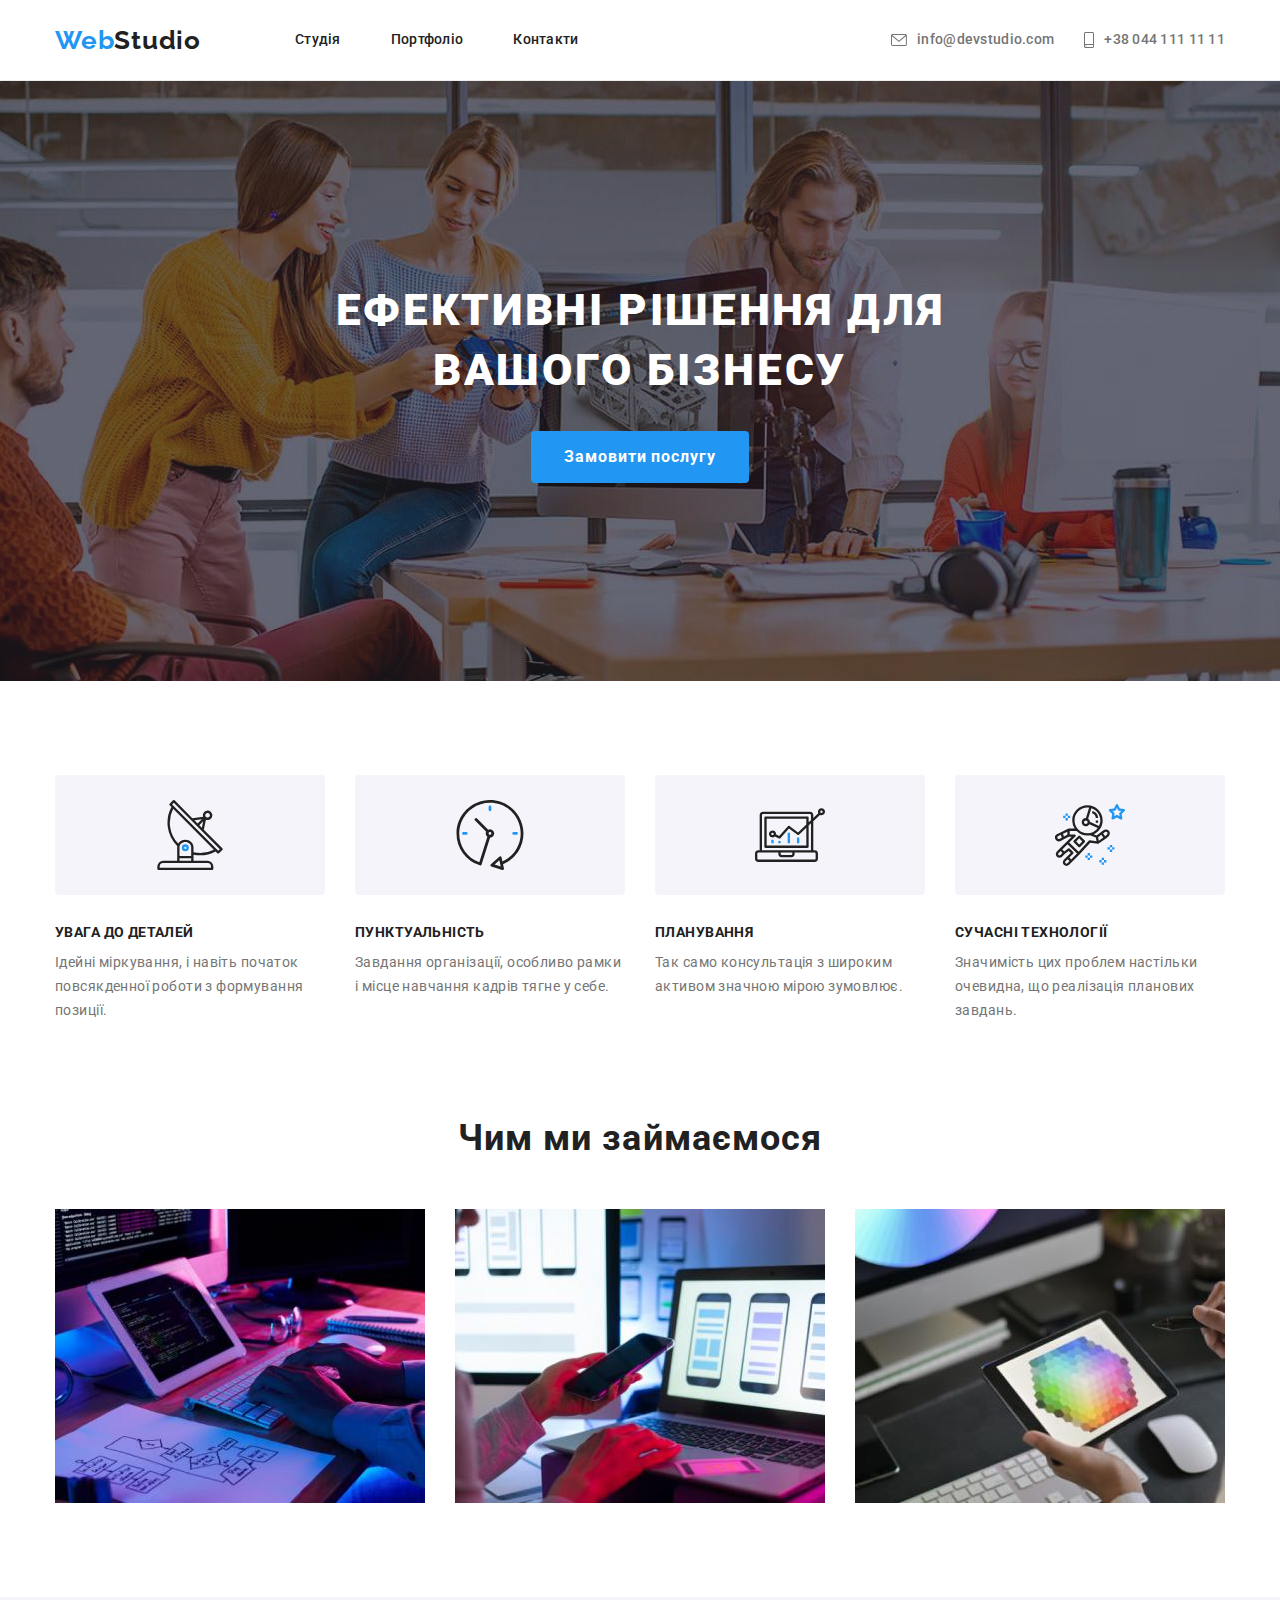
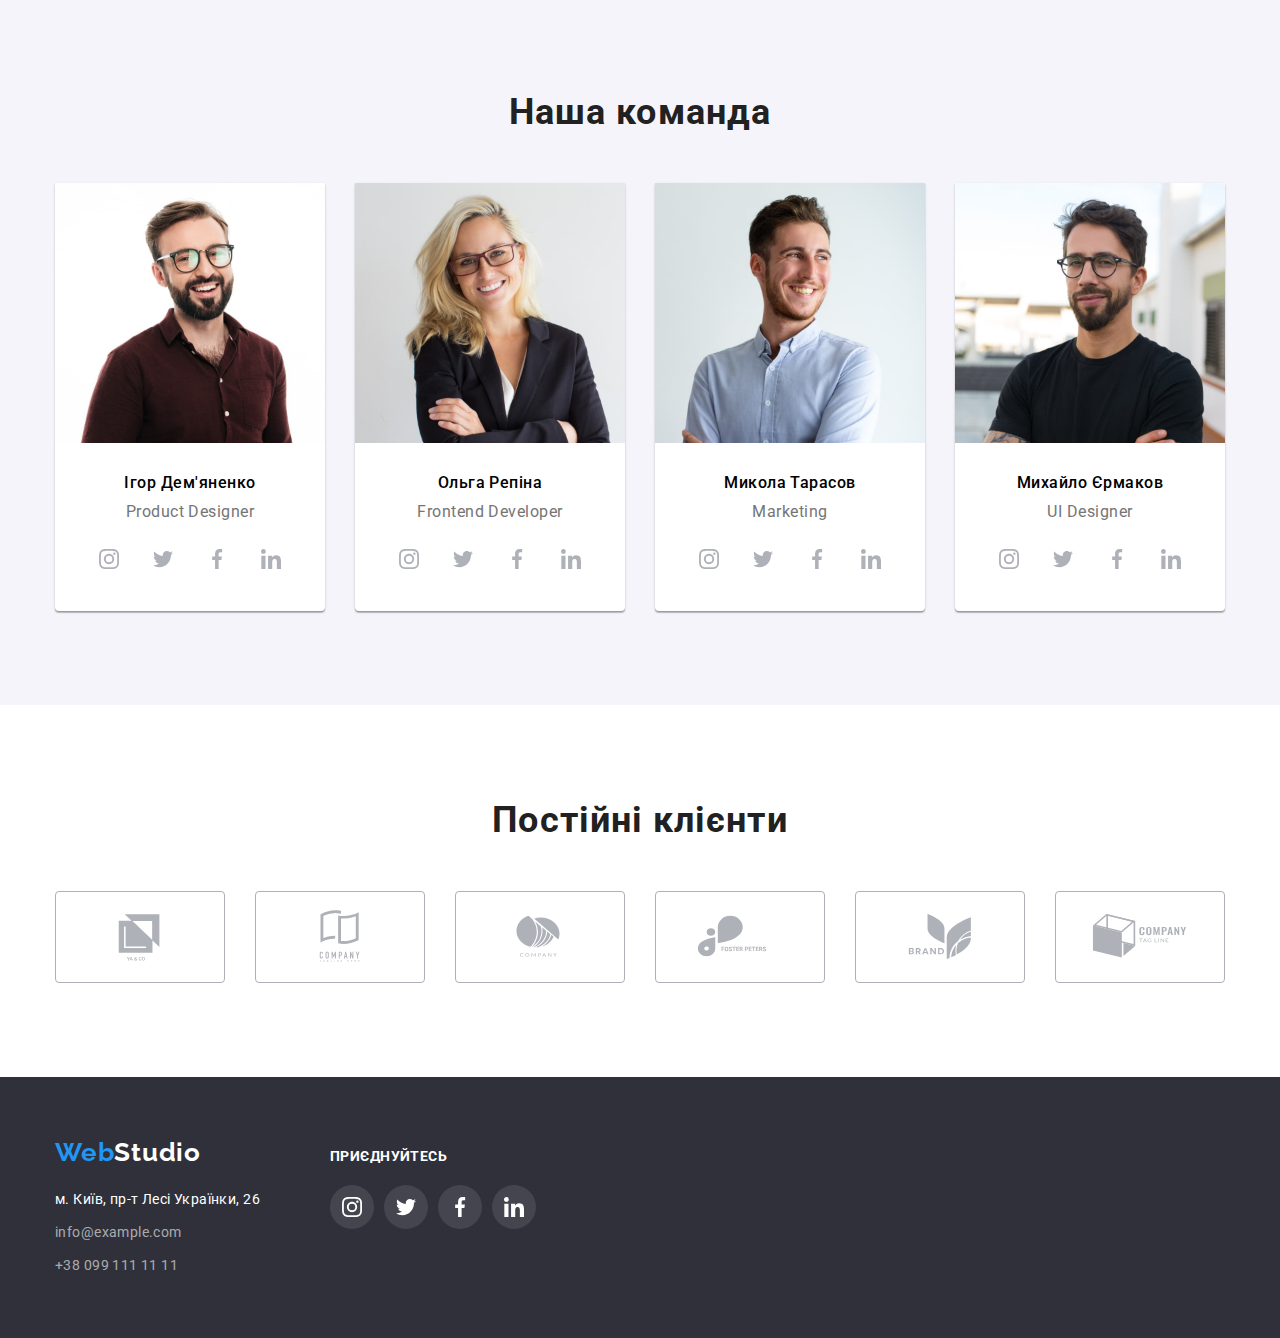
<file: index.html>
<!DOCTYPE html>
<html lang="uk">
<head>
    <meta charset="UTF-8">
    <meta http-equiv="X-UA-Compatible" content="IE=edge">
    <meta name="viewport" content="width=device-width, initial-scale=1.0">
    <title>Document</title>
    <link rel="preconnect" href="https://fonts.googleapis.com">
    <link rel="preconnect" href="https://fonts.gstatic.com" crossorigin>
    <link href="https://fonts.googleapis.com/css2?family=Raleway:wght@700&family=Roboto:wght@400;500;700;900&display=swap" rel="stylesheet">
    <link rel="stylesheet" href="https://cdnjs.cloudflare.com/ajax/libs/modern-normalize/1.1.0/modern-normalize.min.css">
    <link rel="stylesheet" href="./css/styles.css">
</head>

<body>

  <!--header-->
    <header class="page-header">
      <div class="container header">
        <a class="logo link" href="./index.html">Web<span class="logo-word">Studio</span></a>
        <nav class="navigation">          
                 
            <ul class="menu list">
            <li class="menu-item">
              <a class="menu-link link" href="./index.html">Студія</a>
            </li>
            <li class="menu-item">
              <a class="menu-link link" href="./portfolio.html">Портфоліо</a>
            </li>
            <li class="menu-item">
              <a class="menu-link link" href="#Contacts">Контакти</a>
            </li>
          </ul>
        </nav>
  
        <ul class="contact-header list">
            <li>
                <a class="contact-mail contact-item link" href="mailto:info@devstudio.com">
                    <svg class="contact-mail-icon" width ="16px" height ="12px">
                    <use href="./images/symbol-defs.svg#icon-envelope">
                    </use>
                  </svg>
                  info@devstudio.com</a>
            </li>
            <li>
                <a class="contact-phone-number contact-item link" href="tel:+380441111111">
                  <svg class="contact-phone-icon" width ="10px" height ="16px">
                    <use href="./images/symbol-defs.svg#icon-smartphone">
                    </use>
                  </svg>
                  +38 044 111 11 11</a>
            </li>  
        </ul>
      
      </div>
      </header>

      <!--main-->
      <main>

        <!--section hero-->
        <Section class="hero">
          <div class="container">
                <h1 class="hero-title">Ефективні рішення для вашого бізнесу</h1>
                <button class="modal-btn" type="button">Замовити послугу</button>
          </div>
        </Section>
        
        
        <section class="hidden section">
          <div class="container">
            <h2 class="vissually-hidden">Наші особливості</h2>
            <ul class="hidden-list list">
                <li class="hidden-item">
                  
                  <div class="hidden-picture">
                    <svg class="hidden-icon">
                      <use href="./images/symbol-defs.svg#icon-antenna">
                      </use>
                    </svg>
                  </div>

                    <h3 class="titel">Увага до деталей</h3>                    
                    <p class="about-text">Ідейні міркування, і навіть початок повсякденної роботи з формування позиції.</p>
                </li>
                <li class="hidden-item">
                  
                  <div class="hidden-picture">
                    <svg class="hidden-icon">
                      <use href="./images/symbol-defs.svg#icon-clock">
                      </use>
                    </svg>
                  </div>

                    <h3 class="titel">Пунктуальність</h3>                    
                    <p class="about-text">Завдання організації, особливо рамки і місце навчання кадрів тягне у себе.</p>
                </li>
                <li class="hidden-item">

                  <div class="hidden-picture">
                    <svg class="hidden-icon">
                      <use href="./images/symbol-defs.svg#icon-diagram">
                      </use>
                    </svg>
                  </div>

                    <h3 class="titel">Планування</h3>                   
                    <p class="about-text">Так само консультація з широким активом значною мірою зумовлює.</p>
                </li>
                <li class="hidden-item">

                  <div class="hidden-picture">
                    <svg class="hidden-icon">
                      <use href="./images/symbol-defs.svg#icon-astronaut">
                      </use>
                    </svg>
                  </div>

                    <h3 class="titel">Сучасні технології</h3>                   
                    <p class="about-text">Значимість цих проблем настільки очевидна, що реалізація планових завдань.</p>
                </li>
            </ul>
          </div>  
        </section>

        <!--our work-->
        <section class="work section">
          <div class="container">
                <h2 class="suptitel">Чим ми займаємося</h2>
                <ul class="work-list list">
                  <li class="work-item">
                    <img
                      src="./images/about/about-img-1.jpg"
                      alt="створення сайту"
                      width="370"
                      height="294"
                    />
                  </li>
                  <li class="work-item">
                    <img
                      src="./images/about/about-img-2.jpg"
                      alt="просування сайту"
                      width="370"
                      height="294"
                    />
                  </li>
                  <li class="work-item">
                    <img
                      src="./images/about/about-img-3.jpg"
                      alt="дизайн сайту"
                      width="370"
                      height="294"
                    />
                  </li>
                </ul>
          </div>      
        </section>

        <!--our team-->
        <section class="team section">
          <div class="container">
            <h2 class="suptitel">Наша команда</h2>
        <ul class="team-list list">
          <li class="team-item">
            <img
              src="./images/team/igor-demyanenko.jpg"
              alt="дизайнер"
              width="270"
              height="260"
            />
            <div class="team-caption">
              <h3 class="titel-team">Ігор Дем'яненко</h3>
              <p class="about-text-team" lang="en">Product Designer</p>

              <div class="team-social">
                <ul class=" team-social-list list">
                  <li class="team-social-item">
                    <a class="link team-link" href="" >
                      <svg class="team-icon">
                        <use href="./images/symbol-defs.svg#icon-instagram">
                        </use>
                      </svg>
                    </a>
                  </li>
                  <li class="team-social-item">
                    <a class="link team-link" href="">
                      <svg class="team-icon">
                        <use href="./images/symbol-defs.svg#icon-twitter">
                        </use>
                      </svg>
                    </a>
                  </li>
                  <li class="team-social-item">
                    <a class="link team-link" href="">
                      <svg class="team-icon">
                        <use href="./images/symbol-defs.svg#icon-facebook">
                        </use>
                      </svg>
                    </a>
                  </li>
                  <li class="team-social-item">
                    <a class="link team-link" href="">
                      <svg class="team-icon">
                        <use href="./images/symbol-defs.svg#icon-linkedin">
                        </use>
                      </svg>
                    </a>
                  </li>
                </ul>
              </div>


            </div>
          </li>
          <li class="team-item">
            <img
              src="./images/team/olga-repina.jpg"
              alt="розробник сайтов"
              width="270"
              height="260"
            />
            <div class="team-caption">
              <h3 class="titel-team">Ольга Репіна</h3>
              <p class="about-text-team" lang="en">Frontend Developer</p>

              <div class="team-social">
                <ul class=" team-social-list list">
                  <li class="team-social-item">
                    <a class="link team-link" href="" >
                      <svg class="team-icon">
                        <use href="./images/symbol-defs.svg#icon-instagram">
                        </use>
                      </svg>
                    </a>
                  </li>
                  <li class="team-social-item">
                    <a class="link team-link" href="">
                      <svg class="team-icon">
                        <use href="./images/symbol-defs.svg#icon-twitter">
                        </use>
                      </svg>
                    </a>
                  </li>
                  <li class="team-social-item">
                    <a class="link team-link" href="">
                      <svg class="team-icon">
                        <use href="./images/symbol-defs.svg#icon-facebook">
                        </use>
                      </svg>
                    </a>
                  </li>
                  <li class="team-social-item">
                    <a class="link team-link" href="">
                      <svg class="team-icon">
                        <use href="./images/symbol-defs.svg#icon-linkedin">
                        </use>
                      </svg>
                    </a>
                  </li>
                </ul>
              </div>


            </div>
          </li>
          <li class="team-item">
            <img
              src="./images/team/nikolay-tarasov.jpg"
              alt="рекламщик"
              width="270"
              height="260"
            />
            <div class="team-caption">
            <h3 class="titel-team">Микола Тарасов</h3>
            <p class="about-text-team" lang="en">Marketing</p>

            <div class="team-social">
              <ul class=" team-social-list list">
                <li class="team-social-item">
                  <a class="link team-link" href="" >
                    <svg class="team-icon">
                      <use href="./images/symbol-defs.svg#icon-instagram">
                      </use>
                    </svg>
                  </a>
                </li>
                <li class="team-social-item">
                  <a class="link team-link" href="">
                    <svg class="team-icon">
                      <use href="./images/symbol-defs.svg#icon-twitter">
                      </use>
                    </svg>
                  </a>
                </li>
                <li class="team-social-item">
                  <a class="link team-link" href="">
                    <svg class="team-icon">
                      <use href="./images/symbol-defs.svg#icon-facebook">
                      </use>
                    </svg>
                  </a>
                </li>
                <li class="team-social-item">
                  <a class="link team-link" href="">
                    <svg class="team-icon">
                      <use href="./images/symbol-defs.svg#icon-linkedin">
                      </use>
                    </svg>
                  </a>
                </li>
              </ul>
            </div>

            </div>
          </li>
          <li class="team-item">
            <img
              src="./images/team/mihail-ermakov.jpg"
              alt="дизайнер"
              width="270"
              height="260"
            />
            <div class="team-caption">
            <h3 class="titel-team">Михайло Єрмаков</h3>
            <p class="about-text-team" lang="en">UI Designer</p>

            <div class="team-social">
              <ul class=" team-social-list list">
                <li class="team-social-item">
                  <a class="link team-link" href="" >
                    <svg class="team-icon">
                      <use href="./images/symbol-defs.svg#icon-instagram">
                      </use>
                    </svg>
                  </a>
                </li>
                <li class="team-social-item">
                  <a class="link team-link" href="">
                    <svg class="team-icon">
                      <use href="./images/symbol-defs.svg#icon-twitter">
                      </use>
                    </svg>
                  </a>
                </li>
                <li class="team-social-item">
                  <a class="link team-link" href="">
                    <svg class="team-icon">
                      <use href="./images/symbol-defs.svg#icon-facebook">
                      </use>
                    </svg>
                  </a>
                </li>
                <li class="team-social-item">
                  <a class="link team-link" href="">
                    <svg class="team-icon">
                      <use href="./images/symbol-defs.svg#icon-linkedin">
                      </use>
                    </svg>
                  </a>
                </li>
              </ul>
            </div>

            </div>
          </li>
        </ul>
        </div>
        </section>

        <section class="clients section">
          <div class="container">
            <h2 class="suptitel">Постійні клієнти</h2>
            <ul class="clients-list list">
              <li class="clients-item">
                <a class="clients-link link" href="">
                  <svg class="clients-logo">
                    <use href="./images/symbol-defs.svg#icon-Logo1">
                    </use>
                  </svg>
                </a>
              </li>
              <li class="clients-item">
                <a class="clients-link link" href="">
                  <svg class="clients-logo">
                    <use href="./images/symbol-defs.svg#icon-Logo2">
                    </use>
                  </svg>
                </a>
              </li>
              <li class="clients-item">
                <a class="clients-link link" href="">
                  <svg class="clients-logo">
                    <use href="./images/symbol-defs.svg#icon-Logo3">
                    </use>
                  </svg>
                </a>
              </li>
              <li class="clients-item">
                <a class="clients-link link" href="">
                  <svg class="clients-logo">
                    <use href="./images/symbol-defs.svg#icon-Logo4">
                    </use>
                  </svg>
                </a>
              </li>
              <li class="clients-item">
                <a class="clients-link link" href="">
                  <svg class="clients-logo">
                    <use href="./images/symbol-defs.svg#icon-Logo5">
                    </use>
                  </svg>
                </a>
              </li>
              <li class="clients-item">
                <a class="clients-link link" href="">
                  <svg class="clients-logo">
                    <use href="./images/symbol-defs.svg#icon-Logo6">
                    </use>
                  </svg>
                </a>
              </li>
            </ul>


          </div>


        </section>
    </main>

    <!--footer-->
    <footer class="page-footer">
      <div class="footer-container container">
        
      <div class="left-part">
      <a class="logo link" href="">Web<span class="logo-word-footer">Studio</span></a>
        <address class="footer-address">
          <ul class="contact-list link list">
            <li class="contact-list-item">
              <a class="contact-list-adress link"
                href="https://goo.gl/maps/PHv1CYp5BCuV5UhP9"
                target="_blank"
                rel="noopener noreferrer"
                >м. Київ, пр-т Лесі Українки, 26</a>
            </li>
            <li class="contact-list-item">
                <a class="contact-list-link link" href="mailto:info@example.com">info@example.com</a>
            </li>
            <li class="contact-list-item">
              <a  class="contact-list-link link" href="tel:+380991111111">+38 099 111 11 11</a>
            </li>
          </ul>
        </address>
        </div>
        
        <div class="footer-social">
        <p class="titel-social">Приєднуйтесь</p>
        <ul class=" footer-social-list list">
          <li class="footer-social-item">
            <a class="link footer-link" href="" >
              <svg class="footer-icon">
                <use href="./images/symbol-defs.svg#icon-instagram">
                </use>
              </svg>
            </a>
          </li>
          <li class="footer-social-item">
            <a class="link footer-link" href="" >
              <svg class="footer-icon">
                <use href="./images/symbol-defs.svg#icon-twitter">
                </use>
              </svg>
            </a>
          </li>
          <li class="footer-social-item">
            <a class="link footer-link" href="" >
              <svg class="footer-icon">
                <use href="./images/symbol-defs.svg#icon-facebook">
                </use>
              </svg>
            </a>
          </li>
          <li class="footer-social-item">
            <a class="link footer-link" href="" >
              <svg class="footer-icon">
                <use href="./images/symbol-defs.svg#icon-linkedin">
                </use>
              </svg>
            </a>
          </li>
        </ul>
        </div>

        </div>
    </footer> 
</body>
</html>
</file>
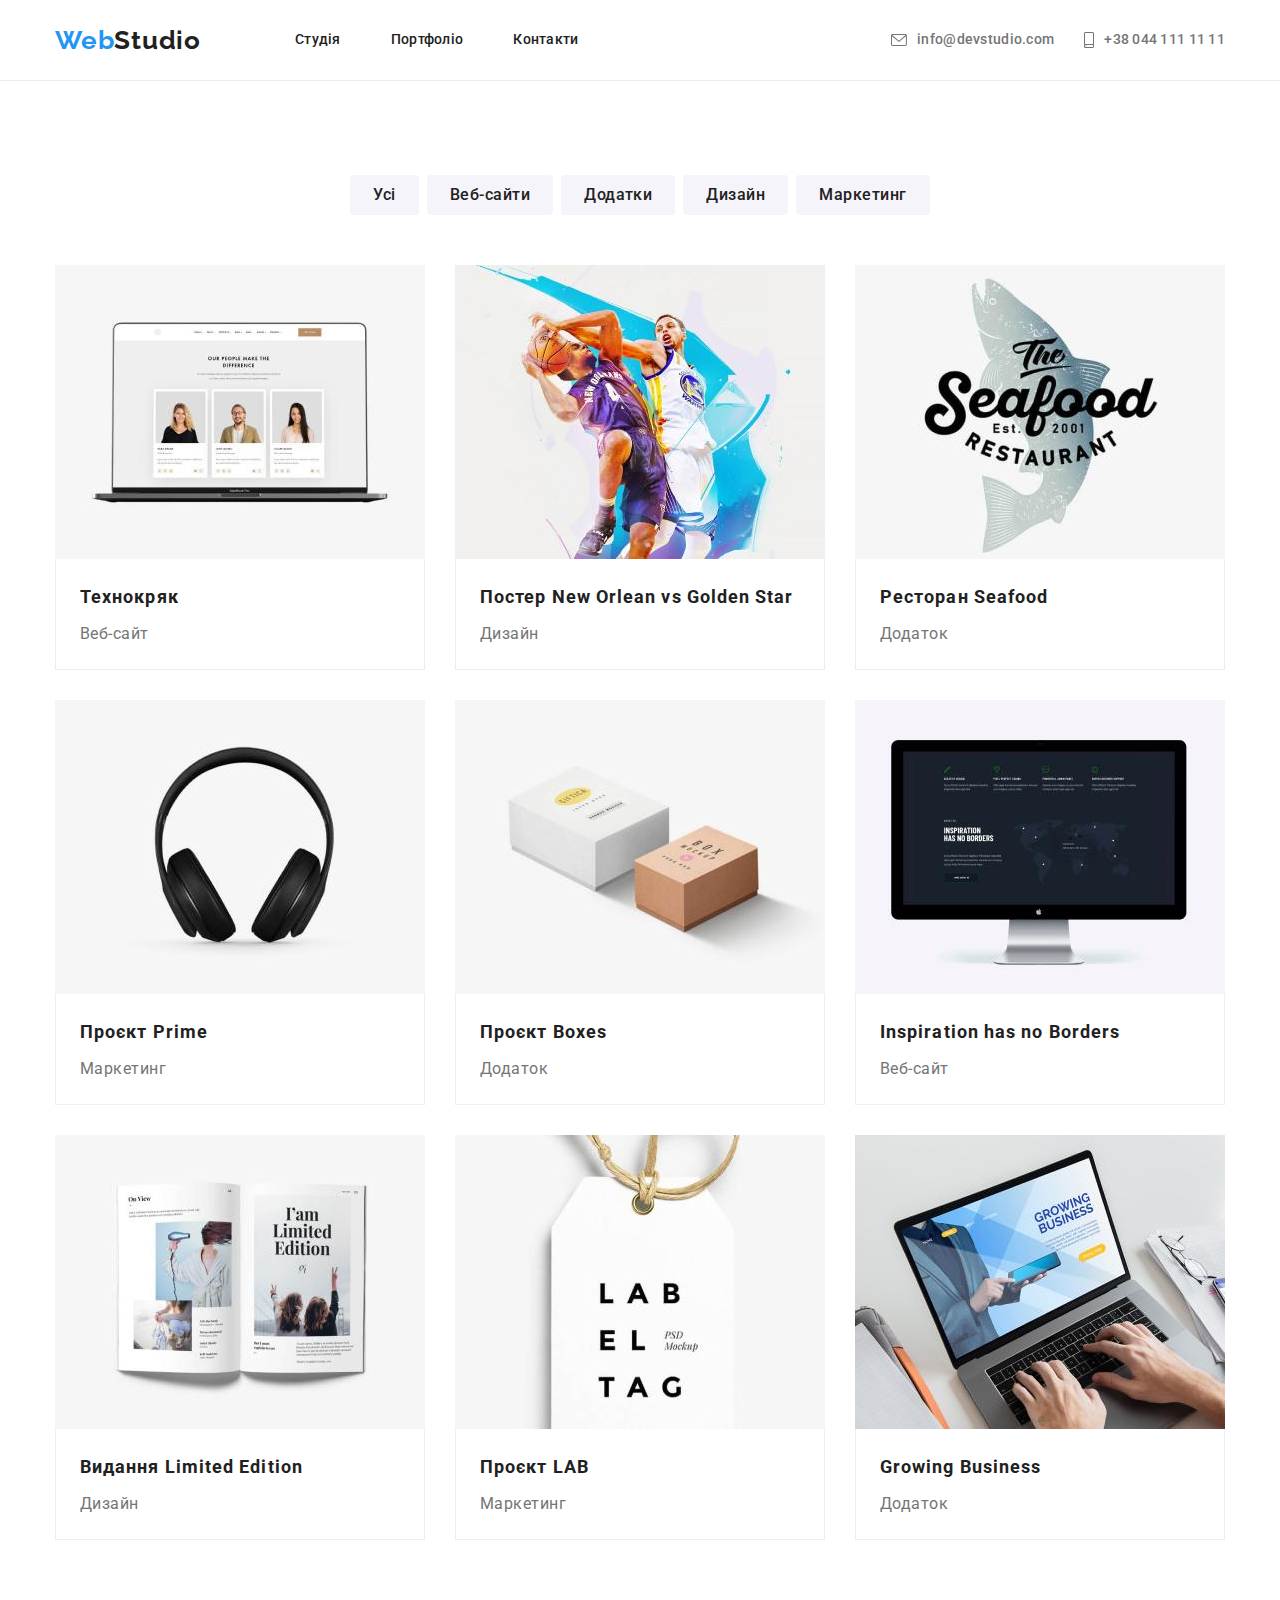
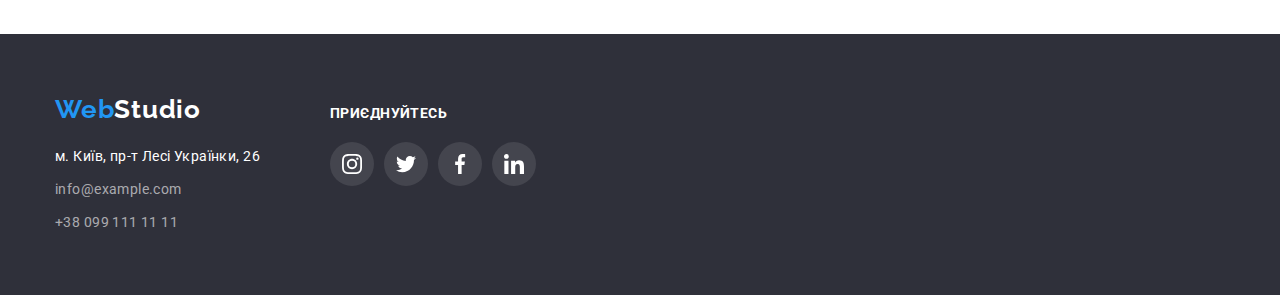
<file: portfolio.html>
<!DOCTYPE html>
<html lang="uk">
  <head>
    <meta charset="UTF-8">
    <meta http-equiv="X-UA-Compatible" content="IE=edge">
    <meta name="viewport" content="width=device-width, initial-scale=1.0">
    <title>Document</title>
    <link rel="preconnect" href="https://fonts.googleapis.com">
    <link rel="preconnect" href="https://fonts.gstatic.com" crossorigin>
    <link href="https://fonts.googleapis.com/css2?family=Raleway:wght@700&family=Roboto:wght@400;500;700;900&display=swap" rel="stylesheet">
    <link rel="stylesheet" href="https://cdnjs.cloudflare.com/ajax/libs/modern-normalize/1.1.0/modern-normalize.min.css">
    <link rel="stylesheet" href="./css/styles.css">
</head>

<body>
  <!--header-->
  <header class="page-header">
    <div class="container header">
      <a class="logo link" href="./index.html">Web<span class="logo-word">Studio</span></a>
      <nav class="navigation">          
               
          <ul class="menu list">
          <li class="menu-item">
            <a class="menu-link link" href="./index.html">Студія</a>
          </li>
          <li class="menu-item">
            <a class="menu-link link" href="./portfolio.html">Портфоліо</a>
          </li>
          <li class="menu-item">
            <a class="menu-link link" href="#Contacts">Контакти</a>
          </li>
        </ul>
      </nav>

      <ul class="contact-header list">
          <li>
              <a class="contact-mail contact-item link" href="mailto:info@devstudio.com">
                  <svg class="contact-mail-icon" width ="16px" height ="12px">
                  <use href="./images/symbol-defs.svg#icon-envelope">
                  </use>
                </svg>
                info@devstudio.com</a>
          </li>
          <li>
              <a class="contact-phone-number contact-item link" href="tel:+380441111111">
                <svg class="contact-phone-icon" width ="10px" height ="16px">
                  <use href="./images/symbol-defs.svg#icon-smartphone">
                  </use>
                </svg>
                +38 044 111 11 11</a>
          </li>  
      </ul>
    
    </div>
    </header>

  <!--main-->    
  <main>
          <section class="portfolio-works section">
            <div class="container">
              <h2 class="vissually-hidden">Наші проекти</h2>

                  <ul class="btn-portfolio list">
                      <li class="btn-portfolio-item">
                        <button class= "modal-btn-portfolio" type="button">Усі</button>
                      </li>
                      <li class="btn-portfolio-item">
                        <button class= "modal-btn-portfolio" type="button">Веб-сайти</button> 
                      </li>
                      <li class="btn-portfolio-item">
                        <button class= "modal-btn-portfolio" type="button">Додатки</button> 
                      </li>
                      <li class="btn-portfolio-item">
                        <button class= "modal-btn-portfolio" type="button">Дизайн</button> 
                      </li>
                      <li class="btn-portfolio-item">
                        <button class= "modal-btn-portfolio" type="button">Маркетинг</button>  
                      </li>
                  </ul>                             


                  <ul class="portfol-list list">
                      <li class="portfol-list-item">
                        <img
                        src="./images/portfolio/portfolio-img-1.jpg"
                        alt="веб-сайт"
                        width="370"
                        height="294"
                        />
                        <div class="portfolio-caption">
                        <h3 class="titel-portfolio">Технокряк</h3>
                        <p class="about-text-portfolio">Веб-сайт</p>
                        </div>
                      </li >
                      <li class="portfol-list-item">
                        <img
                        src="./images/portfolio/portfolio-img-2.jpg"
                        alt="баскетболисты"
                        width="370"
                        height="294"
                        />
                        <div class="portfolio-caption">
                        <h3 class="titel-portfolio">Постер<span lang="en"> New Orlean vs Golden Star</span></h3>
                        <p class="about-text-portfolio">Дизайн</p>
                        </div>
                      </li>
                      <li class="portfol-list-item">
                        <img
                        src="./images/portfolio/portfolio-img-3.jpg"
                        alt="эмблема"
                        width="370"
                        height="294"
                        />
                        <div class="portfolio-caption">
                        <h3 class="titel-portfolio">Ресторан<span lang="en"> Seafood</span></h3>
                        <p class="about-text-portfolio">Додаток</p>
                        </div>
                      </li>
                      <li class="portfol-list-item">
                        <img
                        src="./images/portfolio/portfolio-img-4.jpg"
                        alt="наушники"
                        width="370"
                        height="294"
                        />
                        <div class="portfolio-caption">
                        <h3 class="titel-portfolio">Проєкт <span lang="en">Prime</span></h3>
                        <p class="about-text-portfolio">Маркетинг</p>
                        </div>
                      </li>
                      <li class="portfol-list-item">
                        <img
                        src="./images/portfolio/portfolio-img-5.jpg"
                        alt="коробки"
                        width="370"
                        height="294"
                        />
                        <div class="portfolio-caption">
                        <h3 class="titel-portfolio">Проєкт <span lang="en">Boxes</span></h3>
                        <p class="about-text-portfolio">Додаток</p>
                        </div>
                      </li>
                      <li class="portfol-list-item">
                        <img
                        src="./images/portfolio/portfolio-img-6.jpg"
                        alt="монитор"
                        width="370"
                        height="294"
                        />
                        <div class="portfolio-caption">
                        <h3  class="titel-portfolio" lang="en">Inspiration has no Borders</h3>
                        <p class="about-text-portfolio">Веб-сайт</p>
                        </div>
                      </li>
                      <li class="portfol-list-item">
                        <img
                        src="./images/portfolio/portfolio-img-7.jpg"
                        alt="книга"
                        width="370"
                        height="294"
                        />
                        <div class="portfolio-caption">
                        <h3 class="titel-portfolio">Видання <span lang="en">Limited Edition</span></h3>
                        <p class="about-text-portfolio">Дизайн</p>
                        </div>
                      </li>
                      <li class="portfol-list-item">
                        <img
                        src="./images/portfolio/portfolio-img-8.jpg"
                        alt="бирка"
                        width="370"
                        height="294"
                        />
                        <div class="portfolio-caption">
                        <h3 class="titel-portfolio">Проєкт <span lang="en">LAB</span></h3>
                        <p class="about-text-portfolio">Маркетинг</p>
                        </div>
                      </li>
                      <li class="portfol-list-item">
                        <img
                        src="./images/portfolio/portfolio-img-9.jpg"
                        alt="ноутбук"
                        width="370"
                        height="294"
                        />
                        <div class="portfolio-caption">
                        <h3  class="titel-portfolio" lang="en">Growing Business</h3>
                        <p class="about-text-portfolio">Додаток</p>
                        </div>
                      </li>
                  </ul>
            </div>     
          </section>
      </main>


      <footer class="page-footer">
        <div class="footer-container container">
          
        <div class="left-part">
        <a class="logo link" href="">Web<span class="logo-word-footer">Studio</span></a>
          <address class="footer-address">
            <ul class="contact-list link list">
              <li class="contact-list-item">
                <a class="contact-list-adress link"
                  href="https://goo.gl/maps/PHv1CYp5BCuV5UhP9"
                  target="_blank"
                  rel="noopener noreferrer"
                  >м. Київ, пр-т Лесі Українки, 26</a>
              </li>
              <li class="contact-list-item">
                  <a class="contact-list-link link" href="mailto:info@example.com">info@example.com</a>
              </li>
              <li class="contact-list-item">
                <a  class="contact-list-link link" href="tel:+380991111111">+38 099 111 11 11</a>
              </li>
            </ul>
          </address>
          </div>
          
          <div class="footer-social">
          <p class="titel-social">Приєднуйтесь</p>
          <ul class=" footer-social-list list">
            <li class="footer-social-item">
              <a class="link footer-link" href="" >
                <svg class="footer-icon">
                  <use href="./images/symbol-defs.svg#icon-instagram">
                  </use>
                </svg>
              </a>
            </li>
            <li class="footer-social-item">
              <a class="link footer-link" href="" >
                <svg class="footer-icon">
                  <use href="./images/symbol-defs.svg#icon-twitter">
                  </use>
                </svg>
              </a>
            </li>
            <li class="footer-social-item">
              <a class="link footer-link" href="" >
                <svg class="footer-icon">
                  <use href="./images/symbol-defs.svg#icon-facebook">
                  </use>
                </svg>
              </a>
            </li>
            <li class="footer-social-item">
              <a class="link footer-link" href="" >
                <svg class="footer-icon">
                  <use href="./images/symbol-defs.svg#icon-linkedin">
                  </use>
                </svg>
              </a>
            </li>
          </ul>
          </div>
  
          </div>
      </footer>
</body>
</html>
</file>
<file: css/styles.css>
*,
*::before,
*::after {
  box-sizing: border-box;
}

:root {
    --primary-font-family: 'Roboto', sans-serif;
    --secondary-font-family: 'Raleway', sans-serif;
    --primary-color: #212121;
    --secondary-color:  #757575;
    --accent-color: #2196F3;
    --primary-white-color: #FFFFFF;

}
.link {
    text-decoration: none;
  }
  
  .list {
    list-style: none;
  }

  body {
    font-family: var(--primary-font-family);
    background-color: #FFFFFF;

  }

  .container {
    width: 1200px;
    padding-left: 15px;
    padding-right: 15px;
    margin-left: auto;
    margin-right: auto;

  }

  h1, h2, h3, p, ul {
    margin: 0;
    padding: 0;
    
  }
  .section {
    padding-top: 94px;
    padding-bottom: 94px;
  }

  img {
    display: block;
    max-width: 100%;
    height: auto;
  }
  /* ============= COMPONENTS ============= */
  .titel{
    font-weight: 700;
    font-size: 14px;
    line-height:1.14;
    letter-spacing: 0.03em;
    text-transform: uppercase;
    color: var(--primary-color);
   
  }
  .about-text {
    font-weight: 400;
    font-size: 14px;
    line-height: 1.71;  
    letter-spacing: 0.03em;
    color: var(--secondary-color);
  }

  .suptitel {
    font-weight: 700;
    font-size: 36px;
    line-height: 1.17;
    text-align: center;
    letter-spacing: 0.03em;
    color: var(--primary-color);
    
  }
  .vissually-hidden {
    position: absolute;
    white-space: nowrap;
    width: 1px;
    height: 1px;
    overflow: hidden;
    border: 0;
    padding: 0;
    clip: rect(0 0 0 0);
    clip-path: inset(50%);
    margin: 1px;

  }
  /* ============= COMPONENTS ============= */
  /* ============= HEADER ============= */
  .page-header {
    border-bottom: 1px solid #ECECEC;
  }
  
  .header {
    display: flex;
    align-items: center;
  }

  .logo {
    display: inline-block;
    padding-top: 24px;
    padding-bottom: 24px;
    margin-right: 94px;
    font-family: var(--secondary-font-family);
    font-weight: 700;
    font-size: 26px;
    line-height: 1.19;  
    letter-spacing: 0.03em;
    color:var(--accent-color);
  }
  .logo-word {
    color: var(--primary-color);
  }

  .menu {
    display: flex;
      }

  .menu .menu-item:not(:last-child) {
    margin-right: 50px;
  }
  
  
  .menu-link {
    display: block;
    padding-top: 32px;
    padding-bottom: 32px;

    font-weight: 500;
    font-size: 14px;
    line-height: 1.14;
    letter-spacing: 0.02em;
    color: var(--primary-color);
  }
  .menu-link:hover,
  .menu-link:focus {
    color: var(--accent-color);
  }

  .contact-header {
    display: flex;
    margin-left: auto;
  }

  .contact-item {
    display: block;
    padding-top: 32px;
    padding-bottom: 32px;
    margin-right: 30px;
  }

  
  .contact-mail {
    display: inline-flex;
    align-items: center;
    gap: 10px;

    font-weight: 500;
    font-size: 14px;
    line-height: 1.14;
    letter-spacing: 0.02em;
    color: var(--secondary-color);
  }
  .contact-mail:hover,
  .contact-mail:focus {
    color: var(--accent-color);  
  }

  .contact-mail-icon {
    fill: currentColor;
  }

  .contact-phone-number {
    display: inline-flex;
    align-items: center;
    gap: 10px;
    margin-right: 0;

    font-weight: 500;
    font-size: 14px;
    line-height: 1.14;
    letter-spacing: 0.02em;
    color: var(--secondary-color); 
  }
  .contact-phone-number:hover,
  .contact-phone-number:focus {
  color: var(--accent-color);
  }

  .contact-phone-icon {
    fill: currentColor;
  }
  /* ============= HEADER ============= */
  
  

  /* ============= HERO ============= */


  .hero {
    
    height: 600px;
    max-width: 1600px;
    margin-left: auto;
    margin-right: auto;
    padding-top: 200px;
    padding-bottom: 200px;
    background-image: linear-gradient( rgba(47, 48, 58, 0.4), rgba(47, 48, 58, 0.4)),
    url(../images/background.jpg);
    background-size: cover;
    background-position: center;

  }

  .hero-title {
    max-width: 696px;
    margin: 0 auto 30px;

    font-weight: 900;
    font-size: 44px;
    line-height: 1.36;
    text-align: center;
    letter-spacing: 0.06em;  
    text-transform: uppercase;

    color: var(--primary-white-color);
  }
  .modal-btn {
    display: inline-block;
    border-radius: 4px;
    padding: 10px 32px;
    border: 1px solid transparent;
    margin: auto;

    font-family: var(--primary-font-family);
    font-weight: 700;
    font-size: 16px;
    line-height: 1.88;
    display: flex;
    align-items: center;
    text-align: center;
    letter-spacing: 0.06em;
    cursor: pointer;

    background-color: var(--accent-color);
    color: var(--primary-white-color);
  }

  .modal-btn:hover,
  .modal-btn:focus {
    background-color:#188CE8;
    font-family: var(--primary-font-family);
  
  }

  
 

  /* ============= HIDDEN ============= */
  .hidden {
    padding-bottom: 0;
  }
 .hidden-list {
    display: flex;
  }
  .hidden-list h3 {
    margin-bottom: 10px;
  }
  .hidden-list .hidden-item:not(:last-child) {
    margin-right: 30px;

  }
  
  .hidden-item {
    flex-basis: calc((100%-90px)/4);
  }
  .hidden-picture {
    /*outline: 1px solid red;*/
    display: block;
    height: 120px;
    margin-top: 0px;
    margin-bottom: 30px;
    background-color: #F5F4FA;
    border-radius: 4px;
    align-items: center;
  }

  .hidden-icon {
    width: 70px;
    height: 70px;
    margin-top: 0px;
    margin:25px 100px;
    }

  /*============== WORK ==============*/
 .work h2 {
  margin-bottom: 50px;
 }
 .work-list {
  display: flex;
  justify-content: space-between;
 }

  /*============= TEAM ===============*/
    .team {
      background-color: #F5F4FA;
    }
    .team h2 {
      margin-bottom: 50px;

    }
    .team-item {
      background-color: var(--primary-white-color);
      box-shadow: 0px 1px 3px rgba(0, 0, 0, 0.12), 0px 1px 1px rgba(0, 0, 0, 0.14), 0px 2px 1px rgba(0, 0, 0, 0.2);
      border-radius: 0px 0px 4px 4px;

    }
    .titel-team {
    font-style: normal;
    font-weight: 500;
    font-size: 16px;
    line-height: 1.19;
    text-align: center;
    letter-spacing: 0.03em;
    }
    .about-text-team {
    font-style: normal;
    font-weight: 400;
    font-size: 16px;
    line-height: 1.19;
    text-align: center;
    letter-spacing: 0.03em;
    color: var(--secondary-color);
    }
    .team-list {
      display: flex;
    }
    .team-list .team-item:not(:last-child) {
      margin-right: 30px;
    }

    .team-caption {
      padding-top: 30px;
      padding-bottom: 30px;
      
      
    }
    .team-caption h3 {
      margin-bottom: 10px;
    }

    .team-caption p {
      margin-bottom: 16px;
    }
    
    .team-social {
      /*outline: 1px solid red;*/
      margin-left: 32px;
      margin-right: 32px;
    }

    .team-social-list {
      display: flex;
    }
    .team-social-item {
      width: 44px;
      height: 44px;
    }

    .team-link {
      display: block;
      width: 100%;
      height: 100%;
      padding: 12px;
     
    }

    .team-link:hover,
    .team-link:focus {
      border-radius: 50%;
      background-color: var(--accent-color);
    }


    .team-social-list .team-social-item:not(:last-child) {
      margin-right: 10px;
    }
    

    .team-icon {
      width: 20px;
      height: 20px;
      fill: #AFB1B8;
    }

    .team-link:hover .team-icon,
    .team-link:focus .team-icon
    {
      fill: var(--primary-white-color);
    }



  /*==============CLIENTS===============*/
 
  .container h2 {
    margin-bottom: 50px;
  }
  .clients-list {
    display: flex;
    gap: 30px;
    align-items: center;
  }

  .clients-item {
    width: 170px;
    height: 92px;
  }

  .clients-link {
    display: flex;
    width: 100%;
    height: 100%;
    border: 1px solid #AFB1B8;
    border-radius: 4px;
  }
  .clients-link:hover,
  .clients-link:focus {
    border: 1px solid var(--accent-color);
    cursor: pointer;
  }

  .clients-logo {
    width: 106px;
    height: 60px;
    margin: auto auto;
    align-content: center;
    fill: #AFB1B8;
  }
  .clients-link:hover .clients-logo,
  .clients-link:focus .clients-logo {
    fill:var(--accent-color);
  }


  /* =============  FOOTER ============= */
    .page-footer{
      background-color: #2F303A;

    }
  .logo-word-footer {
      
      color: var(--primary-white-color);
      
    }

    .contact-list-adress{
      font-family: 'Roboto';
      font-style: normal;
      font-weight: 400;
      font-size: 14px;
      line-height: 1.71;
      letter-spacing: 0.03em;
      color: var(--primary-white-color)
    }
    .contact-list-link {
        font-weight: 400;
        font-style: normal;
        font-size: 14px;
        line-height: 1.71;
        letter-spacing: 0.03em;
        
        color: rgba(255, 255, 255, 0.6);
    }
  
  .footer-container {
    display: flex;
    align-items: baseline;

  }
  .page-footer {
    padding-top: 60px;
    padding-bottom: 60px;
  }
  .page-footer .logo {
    padding: 0;
    margin-right: 0;
    margin-bottom: 20px;
  }
  .contact-list-item {
    display: block;
  }
  .contact-list-item:not(:last-child) {
    margin-bottom: 9px;
  }

  .footer-social {
    margin-left: 70px;

  }
  .titel-social{
    font-family: 'Roboto';
    font-style: normal;
    font-weight: 700;
    font-size: 14px;
    line-height: 1.14;
    letter-spacing: 0.03em;
    text-transform: uppercase;
    color: var(--primary-white-color);
    margin-bottom: 20px;

  }
  .footer-social-list {
    display: flex;
    margin: auto auto;
    align-content: center;
    gap:10px;
  }
  .footer-social-item {
    width: 44px;
    height: 44px;
  }

  .footer-link{
    display: block;
    width: 100%;
    height: 100%;
    padding: 12px;
    border-radius: 50%;
    background-color: rgba(255, 255, 255, 0.1);

  }

  .footer-link:hover,
  .footer-link:focus {
    background-color:var(--accent-color);
  }
  .footer-icon{
    width: 20px;
    height: 20px;
    fill: var(--primary-white-color);
  }

  /*=============PORTFOLIO============*/
  .btn-portfolio {
    display: flex;
    margin-bottom: 50px;
    justify-content: center;
    gap: 8px;
    
  }

  

  .modal-btn-portfolio {
    display: inline-block;
    border-radius: 4px;
    padding: 6px 22px;
    border: 1px solid transparent;
    margin: auto;

    font-family: var(--primary-font-family);
    font-weight: 500;
    font-size: 16px;
    line-height: 1.63;  
    text-align: center;
    letter-spacing: 0.03em;
    cursor: pointer;
    color: var(--primary-color);
    font-family: var(--primary-font-family);
    background-color: #F5F4FA;

  }
  .modal-btn-portfolio:hover,
  .modal-btn-portfolio:focus {
    background-color: var(--accent-color);
    color: var(--primary-white-color);
    box-shadow: 0px 3px 1px rgba(0, 0, 0, 0.1), 0px 1px 2px rgba(0, 0, 0, 0.08), 0px 2px 2px rgba(0, 0, 0, 0.12);
      }

  .titel-portfolio {
    font-style: normal;
    font-weight: 700;
    font-size: 18px;
    line-height: 2;
    letter-spacing: 0.06em;
    color: var(--primary-color);

  }
  .about-text-portfolio {
    font-style: normal;
    font-weight: 400;
    font-size: 16px;
    line-height: 1.88;
    letter-spacing: 0.03em;
    color: var(--secondary-color);
  }
  
  .portfol-list {
    display: flex;
    flex-wrap: wrap;
    gap: 30px;
  }

  .portfol-list-item {
    width: 370px;
    
  }
  .portfol-list-item:hover {
    box-shadow: 0px 1px 1px rgba(0, 0, 0, 0.12), 0px 4px 4px rgba(0, 0, 0, 0.06), 1px 4px 6px rgba(0, 0, 0, 0.16);
  }
   

  .portfolio-caption {
    padding: 20px 24px;
    border: 1px solid #eeeeee;
    border-top: none;
    width: 370px;
  }
  .portfolio-caption h3 {
    margin-bottom: 4px;
  }
</file>
